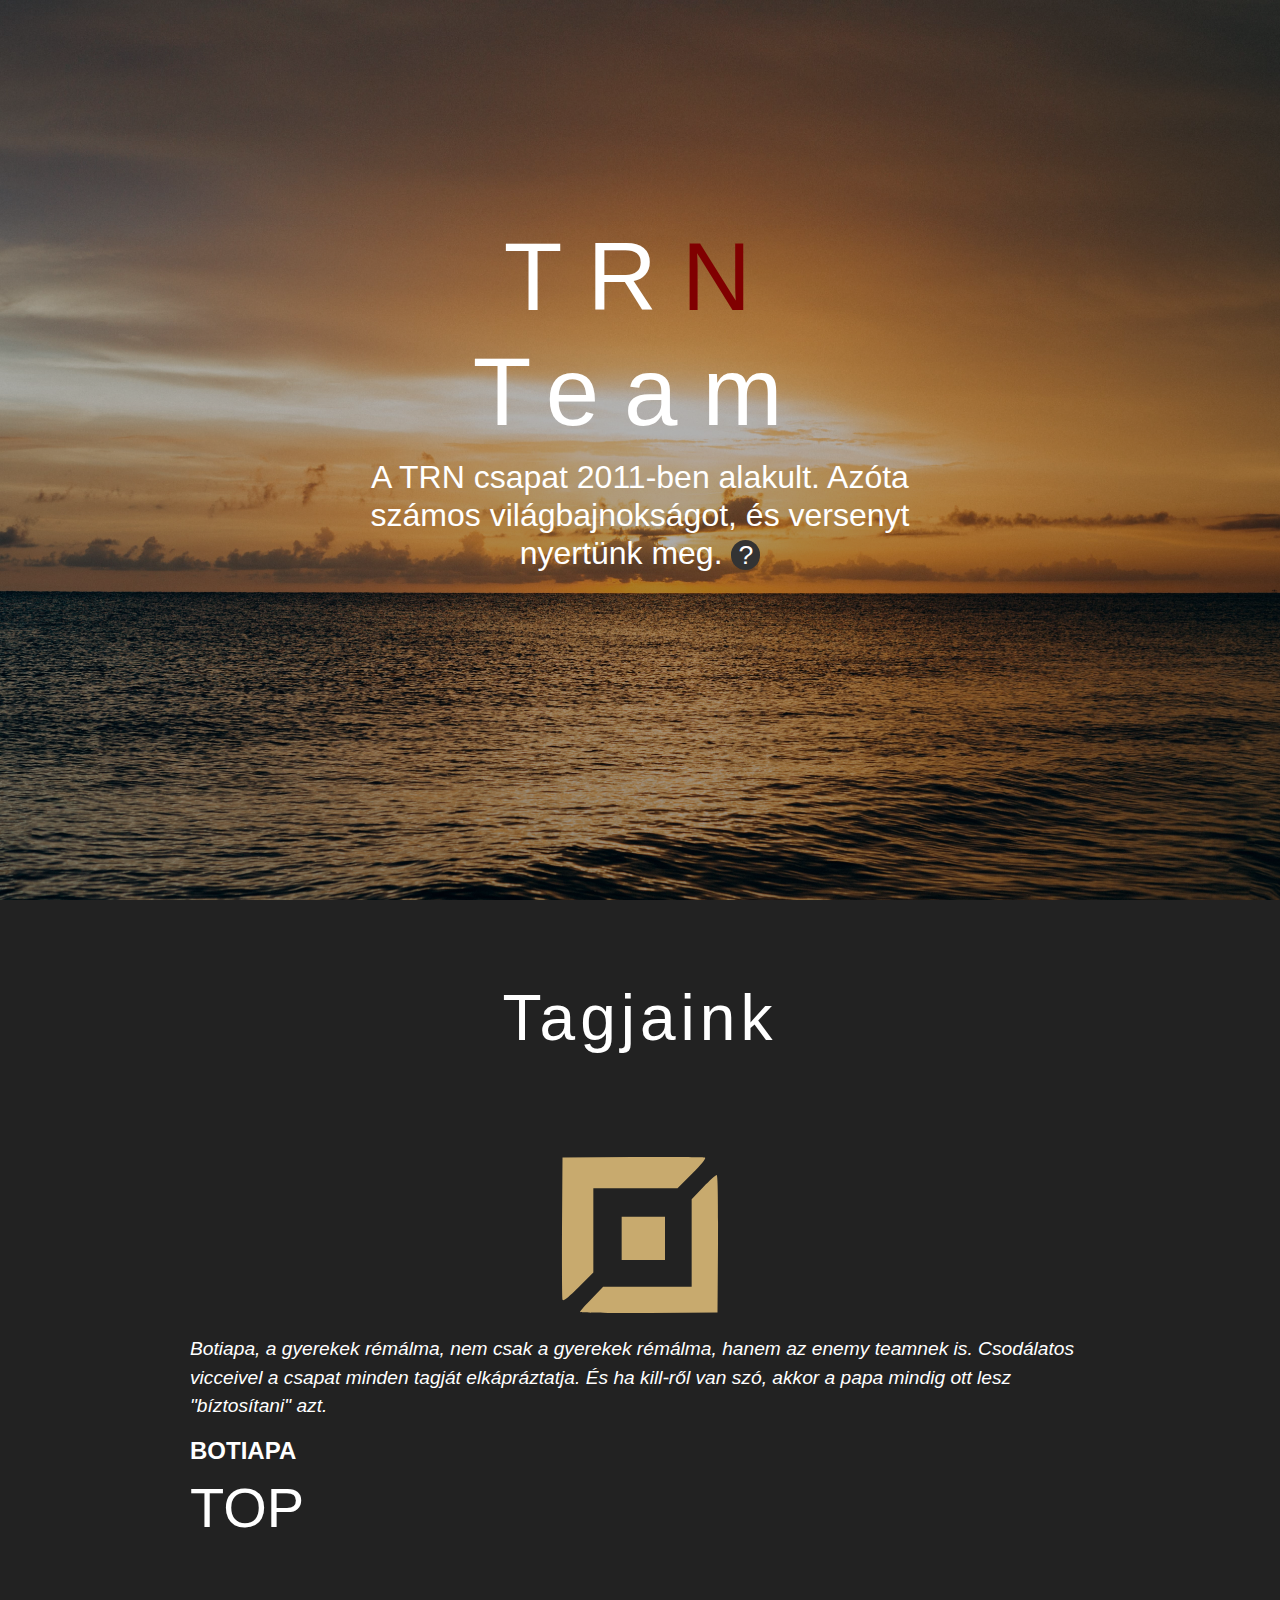
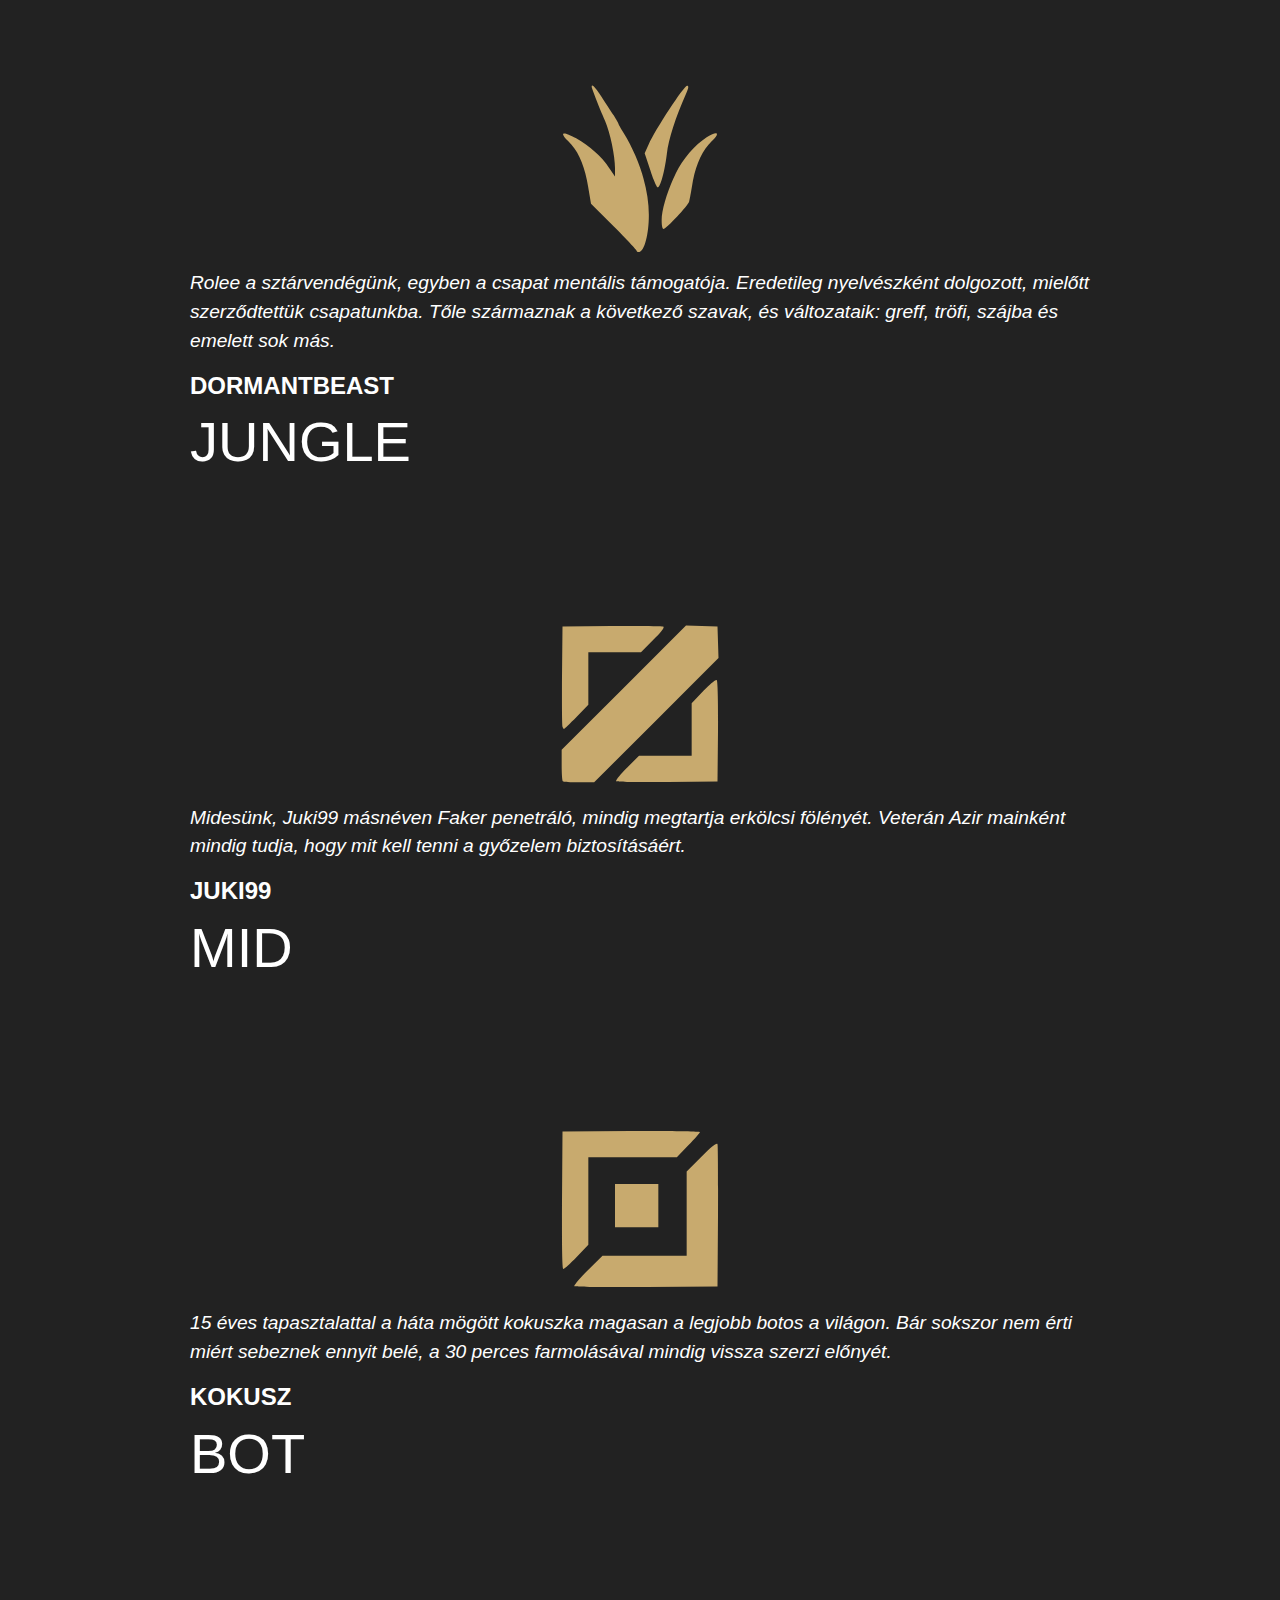
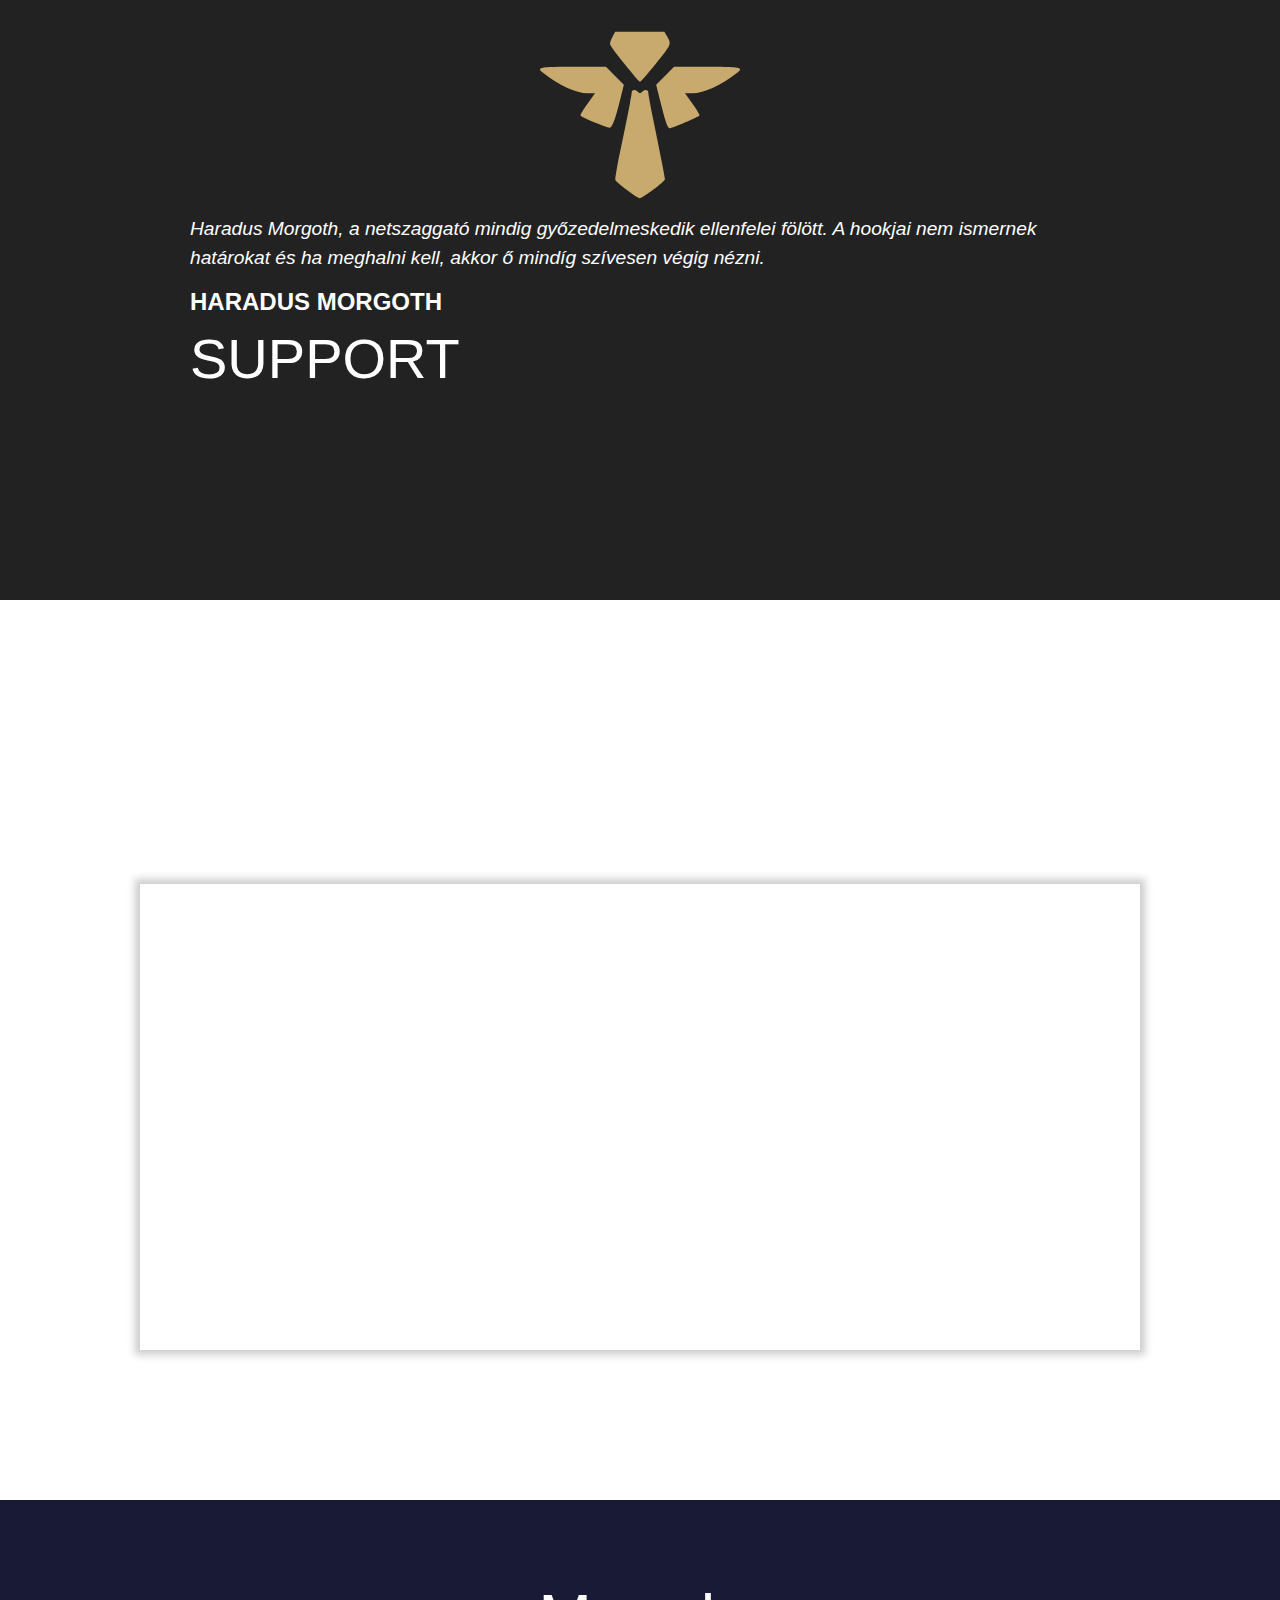
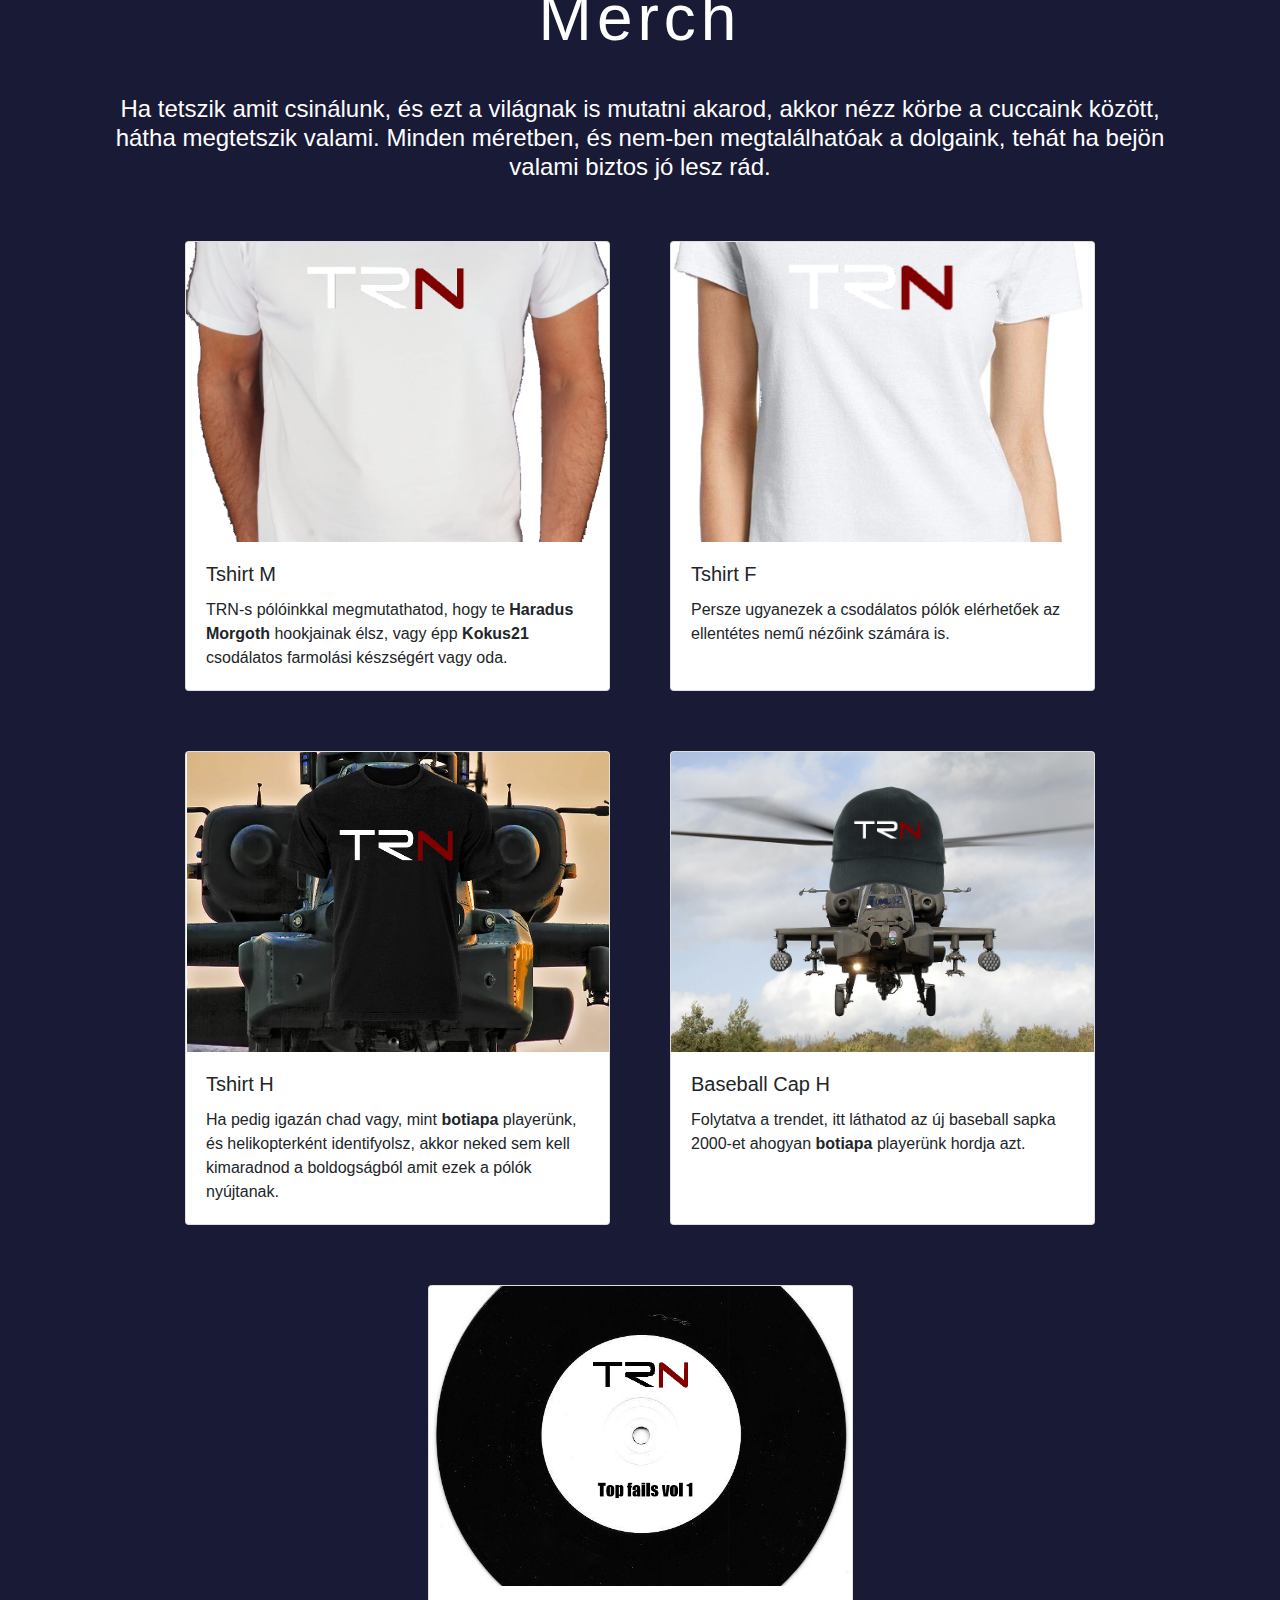
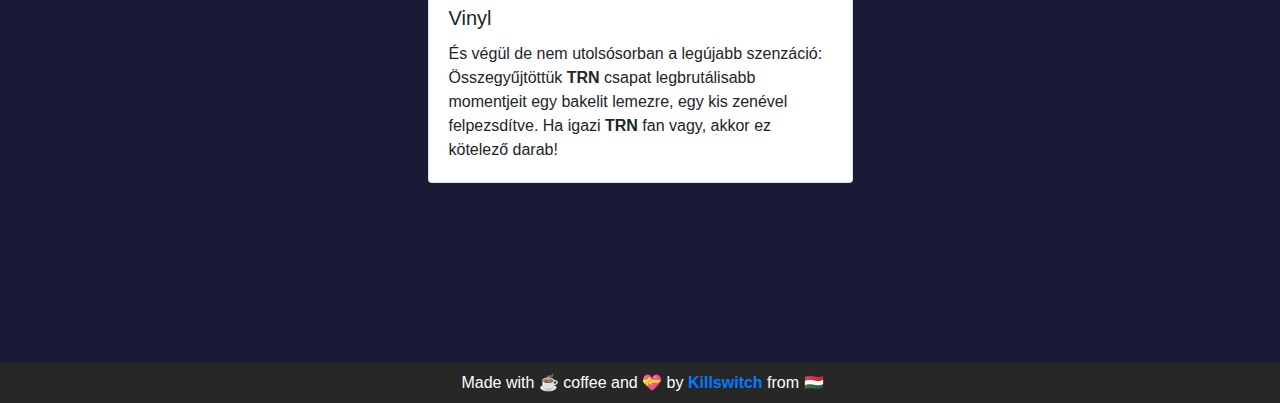
<file: index.html>
<!DOCTYPE html>
<html lang="en">
<head>
    <meta charset="UTF-8">
    <meta name="viewport" content="width=device-width, initial-scale=1.0">
    <title>TRN Website</title>

    <link rel="stylesheet" href="./static/loading.css">

    <link rel="stylesheet" href="./static/bootstrap/css/bootstrap.min.css">
    <link rel="stylesheet" href="./static/index.css">

    
</head>
<body>

    <!-- LOADING SCREEN -->
    <div id="loading-screen">
        <div class="sk-chase">
            <div class="sk-chase-dot"></div>
            <div class="sk-chase-dot"></div>
            <div class="sk-chase-dot"></div>
            <div class="sk-chase-dot"></div>
            <div class="sk-chase-dot"></div>
            <div class="sk-chase-dot"></div>
        </div>
    </div>
    <script src="./static/loading.js"></script>

    <!-- MAIN -->
    <div id="main" style="display: none;">
        <!-- TITLE -->
        <div class="block parallex" id="title">
            <div id="center-title">
                <h1 class="large-title">
                    TR<span style="color: #800001;">N</span> Team
                </h1>
                <h3 class="smaller-title">
                    A TRN csapat 2011-ben alakult. Azóta számos világbajnokságot, és versenyt nyertünk meg.
                    <div class="funfact" data-toggle="tooltip" data-placement="right" title="250-ig számoltuk">?</div>
                </h2>
            </div>
        </div>

        <!-- Players -->
        <div class="block" id="players-block">
            <h1 class="medium-title block-item">Tagjaink</h1>
            <div class="member" id="member-top">
                <img class="role-icon" src="./static/media/role_icons/top.svg">
                <div>
                    <p class="member-description">Botiapa, a gyerekek rémálma, nem csak a gyerekek rémálma, hanem az enemy teamnek is. Csodálatos vicceivel a csapat minden tagját elkápráztatja. És ha kill-ről van szó, akkor a papa mindig ott lesz "bíztosítani" azt.</p>
                    <h2 class="member-name">botiapa</h2>
                    <h2 class="role-name">TOP</h2>
                </div>
            </div>
            <div class="member" id="member-jungle">
                <img class="role-icon" src="./static/media/role_icons/jungle.svg">
                <div>
                    <p class="member-description">Rolee a sztárvendégünk, egyben a csapat mentális támogatója. Eredetileg nyelvészként dolgozott, mielőtt szerződtettük csapatunkba. Tőle származnak a következő szavak, és változataik: greff, tröfi, szájba és emelett sok más.</p>
                    <h2 class="member-name">DormantBeast</h2>
                    <h2 class="role-name">JUNGLE</h2>
                </div>
            </div>
            <div class="member" id="member-mid">
                <img class="role-icon" src="./static/media/role_icons/mid.svg">
                <div>
                    <p class="member-description">Midesünk, Juki99 másnéven Faker penetráló, mindig megtartja erkölcsi fölényét. Veterán Azir mainként mindig tudja, hogy mit kell tenni a győzelem biztosításáért.</p>
                    <h2 class="member-name">Juki99</h2>
                    <h2 class="role-name">MID</h2>
                </div>
            </div>
            <div class="member" id="member-bot">
                <img class="role-icon" src="./static/media/role_icons/Bottom.svg">
                <div>
                    <p class="member-description">15 éves tapasztalattal a háta mögött kokuszka magasan a legjobb botos a világon. Bár sokszor nem érti miért sebeznek ennyit belé, a 30 perces farmolásával mindig vissza szerzi előnyét.</p>
                    <h2 class="member-name">Kokusz</h2>
                    <h2 class="role-name">BOT</h2>
                </div>
            </div>
            <div class="member" id="member-support"v>
                <img class="role-icon" src="./static/media/role_icons/supportsvg.svg">
                <div>
                    <p class="member-description">Haradus Morgoth, a netszaggató mindig győzedelmeskedik ellenfelei fölött. A hookjai nem ismernek határokat és ha meghalni kell, akkor ő mindíg szívesen végig nézni.</p>
                    <h2 class="member-name">Haradus Morgoth</h2>
                    <h2 class="role-name">SUPPORT</h2>
                </div>
            </div>
        </div>

        <!-- TWITCH -->
        <div class="block parallex" id="twitch-block">
            <h1 class="medium-title block-item">Twitch</h1>
            <h3 class="small-title block-item">Nézz rá a twitchünkre, hátha épp streamelünk.</h3>
            <iframe class="block-item twitch-frame" src="https://player.twitch.tv/?channel=trnteam&parent=trn.wtf" frameborder="0" allowfullscreen="true" scrolling="no"></iframe>
        </div>

        <!-- MERCH -->
        <div class="block" id="merch-block">
            <h1 class="medium-title block-item">Merch</h1>
            <h3 class="small-title block-item">
                Ha tetszik amit csinálunk, és ezt a világnak is mutatni akarod, 
                akkor nézz körbe a cuccaink között, hátha megtetszik valami.
                Minden méretben, 
                és nem-ben megtalálhatóak a dolgaink, tehát ha bejön valami biztos jó lesz rád.
            </h3>
            
            <div id="tshirt-collection" class="merch-collection">
                <div class="merch-image-container">
                    <div class="card">
                        <div style="background-image:url('./static/media/trn_merch/male_tshirt.png')" class="card-img-top" alt="..."></div>
                        <div class="card-body">
                        <h5 class="card-title">Tshirt M</h5>
                        <p class="card-text">TRN-s pólóinkkal megmutathatod, hogy te <b>Haradus Morgoth</b> hookjainak élsz, vagy épp <b>Kokus21</b> csodálatos farmolási készségért vagy oda.</p>
                        </div>
                    </div>
                    <div class="card">
                        <div style="background-image:url('./static/media/trn_merch/female_tshirt.png')" class="card-img-top" alt="..."></div>
                        <div class="card-body">
                        <h5 class="card-title">Tshirt F</h5>
                        <p class="card-text">Persze ugyanezek a csodálatos pólók elérhetőek az ellentétes nemű nézőink számára is.</p>
                        </div>
                    </div>
                    <div class="card">
                        <div style="background-image:url('./static/media/trn_merch/helicopter_tshirt.png')" class="card-img-top" alt="..."></div>
                        <div class="card-body">
                        <h5 class="card-title">Tshirt H</h5>
                        <p class="card-text">Ha pedig igazán chad vagy, mint <b>botiapa</b> playerünk, és helikopterként identifyolsz, akkor neked sem kell kimaradnod a boldogságból amit ezek a pólók nyújtanak.</p>
                        </div>
                    </div>
                    <div class="card">
                        <div style="background-image:url('./static/media/trn_merch/helicopter_baseballcap.png')" class="card-img-top" alt="..."></div>
                        <div class="card-body">
                        <h5 class="card-title">Baseball Cap H</h5>
                        <p class="card-text">Folytatva a trendet, itt láthatod az új baseball sapka 2000-et ahogyan <b>botiapa</b> playerünk hordja azt.</p>
                        </div>
                    </div>
                    <div class="card">
                        <div style="background-image:url('./static/media/trn_merch/vinyl.png')" class="card-img-top" alt="..."></div>
                        <div class="card-body">
                        <h5 class="card-title">Vinyl</h5>
                        <p class="card-text">És végül de nem utolsósorban a legújabb szenzáció: Összegyűjtöttük <b>TRN</b> csapat legbrutálisabb momentjeit egy bakelit lemezre, egy kis zenével felpezsdítve.  Ha igazi <b>TRN</b> fan vagy, akkor ez kötelező darab!</p>
                        </div>
                    </div>
                </div>
                </div>
            </div>
             <!-- FOOTER -->
        <div id="footer" class="block">
            <div class="small-item">
                Made with ☕️ coffee and 💝 by <a href="https://github.com/botiapa"><b>Killswitch</b></a> from 🇭🇺
            </div>
        </div>
    </div>

    <!-- Scripts -->
    <script src="https://code.jquery.com/jquery-3.3.1.slim.min.js"></script>
    <script src="./static/bootstrap/js/bootstrap.bundle.min.js"></script>
    
    <script src="./static/index.js"></script>
</body>
</html>
</file>
<file: static/loading.css>
/*
    LOADING SCREEN
*/

#loading-screen {
  background: url("./media/loading.jpg");
  background-size: cover;
  background-position: center;
  background-repeat: no-repeat;
  background-blend-mode: luminosity;
  background-color: rgba(0,0,0,255);
  width: 100%;
  height: 100%;
  display: flex;
  align-items: center;
  align-content: center;
  justify-content: center;
  letter-spacing: 0.05rem;
  transition: background-color 5s ease-out;
}

.sk-chase {
  width: 40px;
  height: 40px;
  position: relative;
  animation: sk-chase 2.5s infinite linear both;
}

.sk-chase-dot {
  width: 100%;
  height: 100%;
  position: absolute;
  left: 0;
  top: 0; 
  animation: sk-chase-dot 2.0s infinite ease-in-out both; 
}

.sk-chase-dot:before {
  content: '';
  display: block;
  width: 25%;
  height: 25%;
  background-color: #fff;
  border-radius: 100%;
  animation: sk-chase-dot-before 2.0s infinite ease-in-out both; 
}

.sk-chase-dot:nth-child(1) { animation-delay: -1.1s; }
.sk-chase-dot:nth-child(2) { animation-delay: -1.0s; }
.sk-chase-dot:nth-child(3) { animation-delay: -0.9s; }
.sk-chase-dot:nth-child(4) { animation-delay: -0.8s; }
.sk-chase-dot:nth-child(5) { animation-delay: -0.7s; }
.sk-chase-dot:nth-child(6) { animation-delay: -0.6s; }
.sk-chase-dot:nth-child(1):before { animation-delay: -1.1s; }
.sk-chase-dot:nth-child(2):before { animation-delay: -1.0s; }
.sk-chase-dot:nth-child(3):before { animation-delay: -0.9s; }
.sk-chase-dot:nth-child(4):before { animation-delay: -0.8s; }
.sk-chase-dot:nth-child(5):before { animation-delay: -0.7s; }
.sk-chase-dot:nth-child(6):before { animation-delay: -0.6s; }

@keyframes sk-chase {
  100% { transform: rotate(360deg); } 
}

@keyframes sk-chase-dot {
  80%, 100% { transform: rotate(360deg); } 
}

@keyframes sk-chase-dot-before {
  50% {
    transform: scale(0.4); 
  } 100%, 0% {
    transform: scale(1.0); 
  } 
}
</file>
<file: static/index.css>
html, body, #main {
    height: 100%;
    scroll-snap-type: y proximity;
}

.appear {
    transform: translateX(0);
    transition: transform 1s ease-out;
}

#title {
    background-image: linear-gradient(rgba(0, 0, 0, 0.2), rgba(0, 0, 0, 0.4)), url("./media/ocean_compressed.jpg");
    background-blend-mode: darken;
    display: flex;
    align-items: center;
    justify-content: center;
    height:100%;
    clear: both;
}

.parallex {
    background-attachment: fixed;
    background-position: center;
    background-repeat: no-repeat;
    background-size: cover;
}

#center-title {
    margin: auto;
    max-width: 50%;
    text-align: center;
}

.large-title {
    color: white;
    font-size: 6rem;
    font-weight: 4;
}

@media screen and (min-width : 40em) {
    .large-title {
        letter-spacing: 25px;
    }
}

.medium-title {
    color: white;
    font-size: 4rem;
    font-weight: 2;
    letter-spacing: 5px;
}

.smaller-title {
    color: white;
    font-size: 2rem;
    font-weight: 1;
}

.small-title {
    color: white;
    font-size: 1.5rem;
    font-weight: 1;
    margin: 0 100px;
}

.funfact {
    padding: 0px 7px;
    background-color: #333333;
    border-radius: 90px;
    display: inline;
    font-size: smaller;
    font-weight: thin;
}

.black {
    color: black;
}

.block {
    width: 100%;
    padding: 50px 0px;
    padding-bottom: 150px;
    display: flex;
    flex-wrap: nowrap;
    align-items: center;
    justify-content: center;
    flex-direction: column;
    scroll-snap-align: start;
}

.block-item {
    padding-top: 30px;
    text-align: center;
}

/*
    TWITCH
*/

#twitch-block {
    background-image: linear-gradient(rgba(31,32,65,0.6), rgba(75,63,114,0.8)), url("./media/galaxy.jpg");
    background-blend-mode: darken;
    height: 100%;
	padding-top:80px;
}
.twitch-frame {
    max-width: 1000px;
    width: 80%;
    height: 100%;
    box-shadow: 0px 0px 8px 5px #ccc;
    padding-top: 0px;
    margin-top: 30px;
}

/* 
    PLAYERS
*/
#players-block {
    background-color: rgb(34,34,34);
    transition: all 1ms;
}
.member {
    width: 80%;
    display: flex;
    align-items: center;
    justify-content: center;
    flex-wrap: wrap;
    padding: 15px;
    border-radius: 4px;
    padding-top: 50px;
    padding-bottom: 50px;
    margin-top: 20px;
}
.role-icon {
    width: 100%;
    max-width: 200px;
    margin: 0px 50px;
    display: block;
}

.member-description {
    font-style: italic;
    color: white;
    font-size: 1.2rem;
    max-width: 900px;
}

.member-name {
    text-transform: uppercase;
    color: white;
    font-weight: 800;
    font-size: 1.5rem;
}

.role-name {
    text-transform: uppercase;
    color: white;
    font-weight: 100;
    font-size: 3.5rem;
}

/*
    MERCH
*/

#merch-block {
    background-color: rgb(25, 26, 54);
    transition: all 1ms;
}

.merch-collection {
    /*background-color: rgba(255, 255, 255, 0.1);*/
    width: 90%;
    border-radius: 3px;
    display: flex;
    align-content: center;
    flex-direction: column;
    flex-wrap: wrap;
    margin-top: 30px;
}

.merch-image-container {
    display: flex;
    flex-direction: row;
    flex-wrap: wrap;
    align-content: center;
    justify-content: center;
}

.card {
    margin: 30px;
    max-width: 425px;
}

.card-img-top {
    height: 300px;
    width: auto;
    background-position: center;
    background-repeat: no-repeat;
    background-size: cover;
}

/*
    FOOTER
*/

#footer{
    height: 40px;
    background-color: #272727;
    display: flex;
    align-content: center;
    padding: 5px;
    padding-left: 10px;
    scroll-snap-align: start;
}

#footer div {
    color:white;
}
</file>
